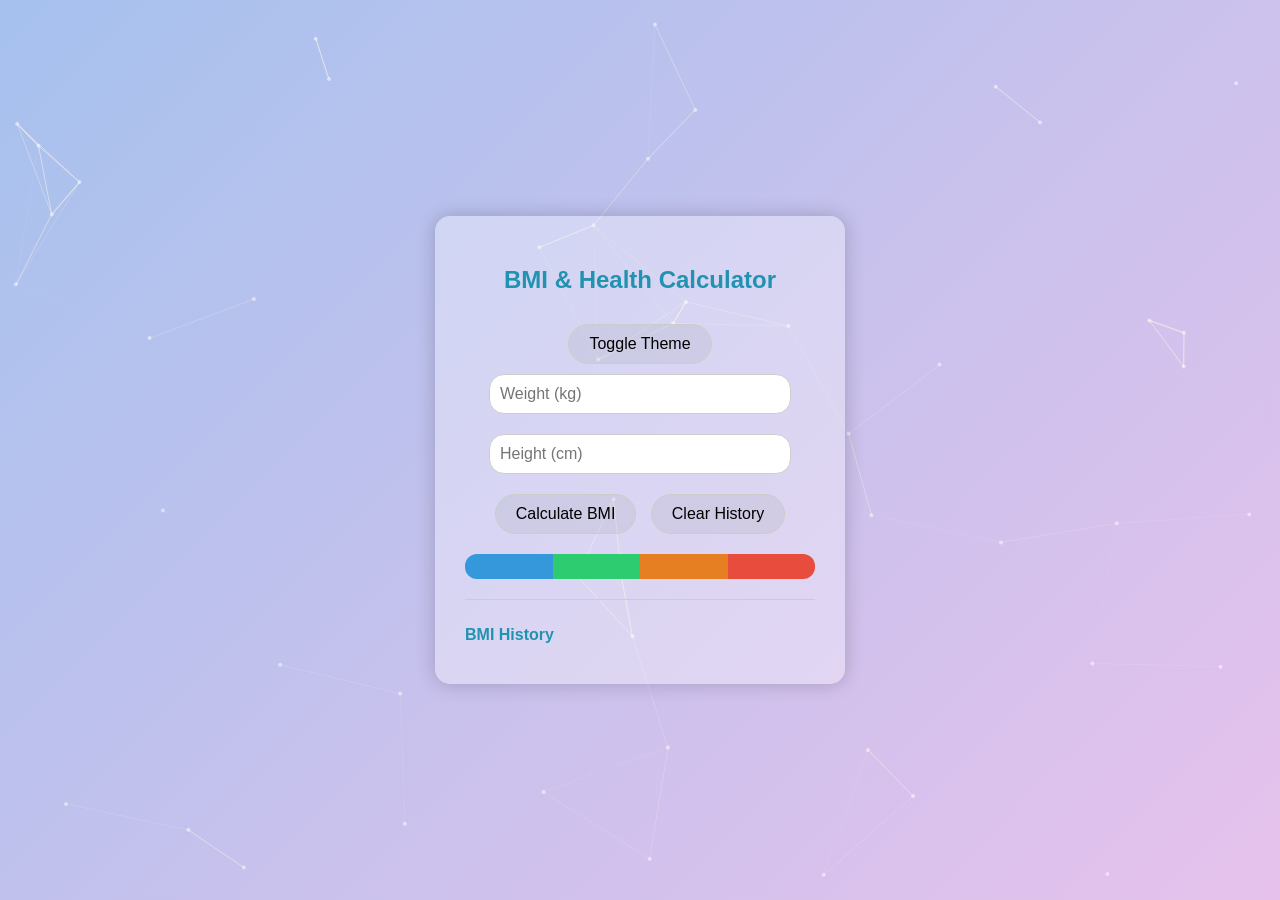
<file: index.html>
<!DOCTYPE html>
<html lang="en">
<head>
  <meta charset="UTF-8">
  <meta name="viewport" content="width=device-width, initial-scale=1.0">
  <title>BMI & Health Calculator</title>
  <link rel="stylesheet" href="style.css">
  <link class="icon1" rel="icon" href="Lucid_Origin_3D_premium_logo_for_a_BMI_calculator_website_slee_2.jpg">
  <meta name="google-site-verification" content="-8XntyhXyfBbcDRgYyDeifrvhLPsexTT2MjCPfZ-n8A" />
</head>
<body>

  <!-- Canvas for background animation -->
  <canvas id="bgCanvas"></canvas>

  <div class="calculator">
    <h2>BMI & Health Calculator</h2>
    <button id="themeToggleBtn">Toggle Theme</button>
    <input type="number" id="weight" placeholder="Weight (kg)" min="1">
    <input type="number" id="height" placeholder="Height (cm)" min="50">
    <button id="calculateBtn">Calculate BMI</button>
    <button id="clearHistoryBtn" style="margin-left:10px;">Clear History</button>

    <div class="bmi-bar-container">
      <div class="bmi-bar" id="bmiBar">
        <div class="underweight" title="<18.5 Underweight"></div>
        <div class="normal" title="18.5–24.9 Normal"></div>
        <div class="overweight" title="25–29.9 Overweight"></div>
        <div class="obese" title="≥30 Obese"></div>
      </div>
      <div class="bmi-marker" id="bmiMarker">0</div>
    </div>

    <div class="result" id="result"></div>

    <div class="history">
      <h3>BMI History</h3>
      <ul id="historyList"></ul>
    </div>
  </div>

  <script src="script.js"></script>
  <script src="lines.js"></script>
</body>
</html>
</file>
<file: style.css>
/* Body animated gradient */
body {
  font-family: Arial, sans-serif;
  display: flex;
  justify-content: center;
  align-items: center;
  height: 100vh;
  margin: 0;
  background: linear-gradient(-45deg, #6dd5ed, #2193b0, #fbc2eb, #a6c1ee);
  background-size: 400% 400%;
  animation: gradientBG 15s ease infinite;
  color: #333;
}

.icon1{
  border-radius: 999px;
}

/* Animation */
@keyframes gradientBG {
  0% {background-position: 0% 50%;}
  50% {background-position: 100% 50%;}
  100% {background-position: 0% 50%;}
}


/* Canvas full screen */
#bgCanvas {
  position: fixed;
  top: 0;
  left: 0;
  width: 100%;
  height: 100%;
  z-index: -1;
}

/* Calculator */
.calculator {
  background: #5555551a;
  padding: 30px;
  border-radius: 15px;
  box-shadow: 0 0 20px rgba(0,0,0,0.2);
  width: 350px;
  text-align: center;
  position: relative;
  z-index: 1;
  transition: background 0.5s ease;
}

/* Dark theme */
body.dark-theme .calculator {
  background: rgba(30, 30, 30, 0.137);
}





h2 {
  margin-bottom: 20px;
  color: #2193b0;
}

input {
  width: 80%;
  padding: 10px;
  margin: 10px 0;
  border-radius: 15px;
  border: 1px solid #ccc;
  font-size: 16px;
}

button {
  padding: 10px 20px;
  margin-top: 10px;
  background: #2193b038;
  color: #ffffff;
  border: none;
  border-radius: 5px;
  cursor: pointer;
  font-size: 16px;
  transition: 0.3s;
}

button:hover {
  background: #6dd5ed;
}

.result {
  margin-top: 20px;
  font-size: 18px;
  font-weight: bold;
  transition: color 0.5s ease; /* Smooth color change */
}

/* BMI Palette */
.bmi-bar-container {
  position: relative;
  width: 100%;
  height: 25px;
  margin: 20px 0;
  border-radius: 12px;
  overflow: hidden;
}

.bmi-bar {
  display: flex;
  width: 100%;
  height: 100%;
}

.bmi-bar div {
  height: 100%;
  flex: 1;
  cursor: pointer;
}

.bmi-bar .underweight { background: #3498db; }
.bmi-bar .normal { background: #2ecc71; }
.bmi-bar .overweight { background: #e67e22; }
.bmi-bar .obese { background: #e74c3c; }

/* Marker */
.bmi-marker {
  position: absolute;
  top: -30px;
  width: 2px;
  height: 55px;
  background: black;
  font-size: 14px;
  color: black;
  font-weight: bold;
  text-align: center;
  transform: translateX(-50%);
  transition: left 0.8s ease, background-color 0.8s ease; /* Smooth animation */
  display: none;
}


.history {
  margin-top: 20px;
  text-align: left;
  max-height: 200px;
  overflow-y: auto;
  border-top: 1px solid #ccc;
  padding-top: 10px;
}

.history h3 {
  margin-bottom: 10px;
  font-size: 16px;
  color: #2193b0;
}

.history ul {
  list-style: none;
  padding: 0;
  margin: 0;
}

.history li {
  padding: 5px 0;
  font-size: 14px;
  border-bottom: 1px dotted #ccc;
}


body.light-theme {
      
  color: #333;
}

body.light-theme .calculator {
  background: #ffffff54;
  color: #333;
}

body.light-theme button {
  background: #8d8d8d23;
  color: #000000;
  border-color: #ccc;
  border-width: 1px;
  border-style: solid;
  border-radius: 99px;
}

body.light-theme button:hover {
  background: #6dd5ed;
  transform: translateY(3px);
}

body.dark-theme {
  color: #ddd;
    
}

body.dark-theme .calculator {
background: #0e0d0d9f;
  color: #ddd;
  
}

body.dark-theme input {
  background: #333;
  color: #fff;
  border: 1px solid #555;
  border-radius: 15px;
}

body.dark-theme button {
 background: #8d8d8d52;
  color: #e0d9d9;
  border-color: #ccc;
  border-width: 1px;
  border-style: solid;
  border-radius: 99px;
}

body.dark-theme button:hover {
  background: #6dd5ed;
  transform: translateY(3px);
  color: #000000;
}
</file>
